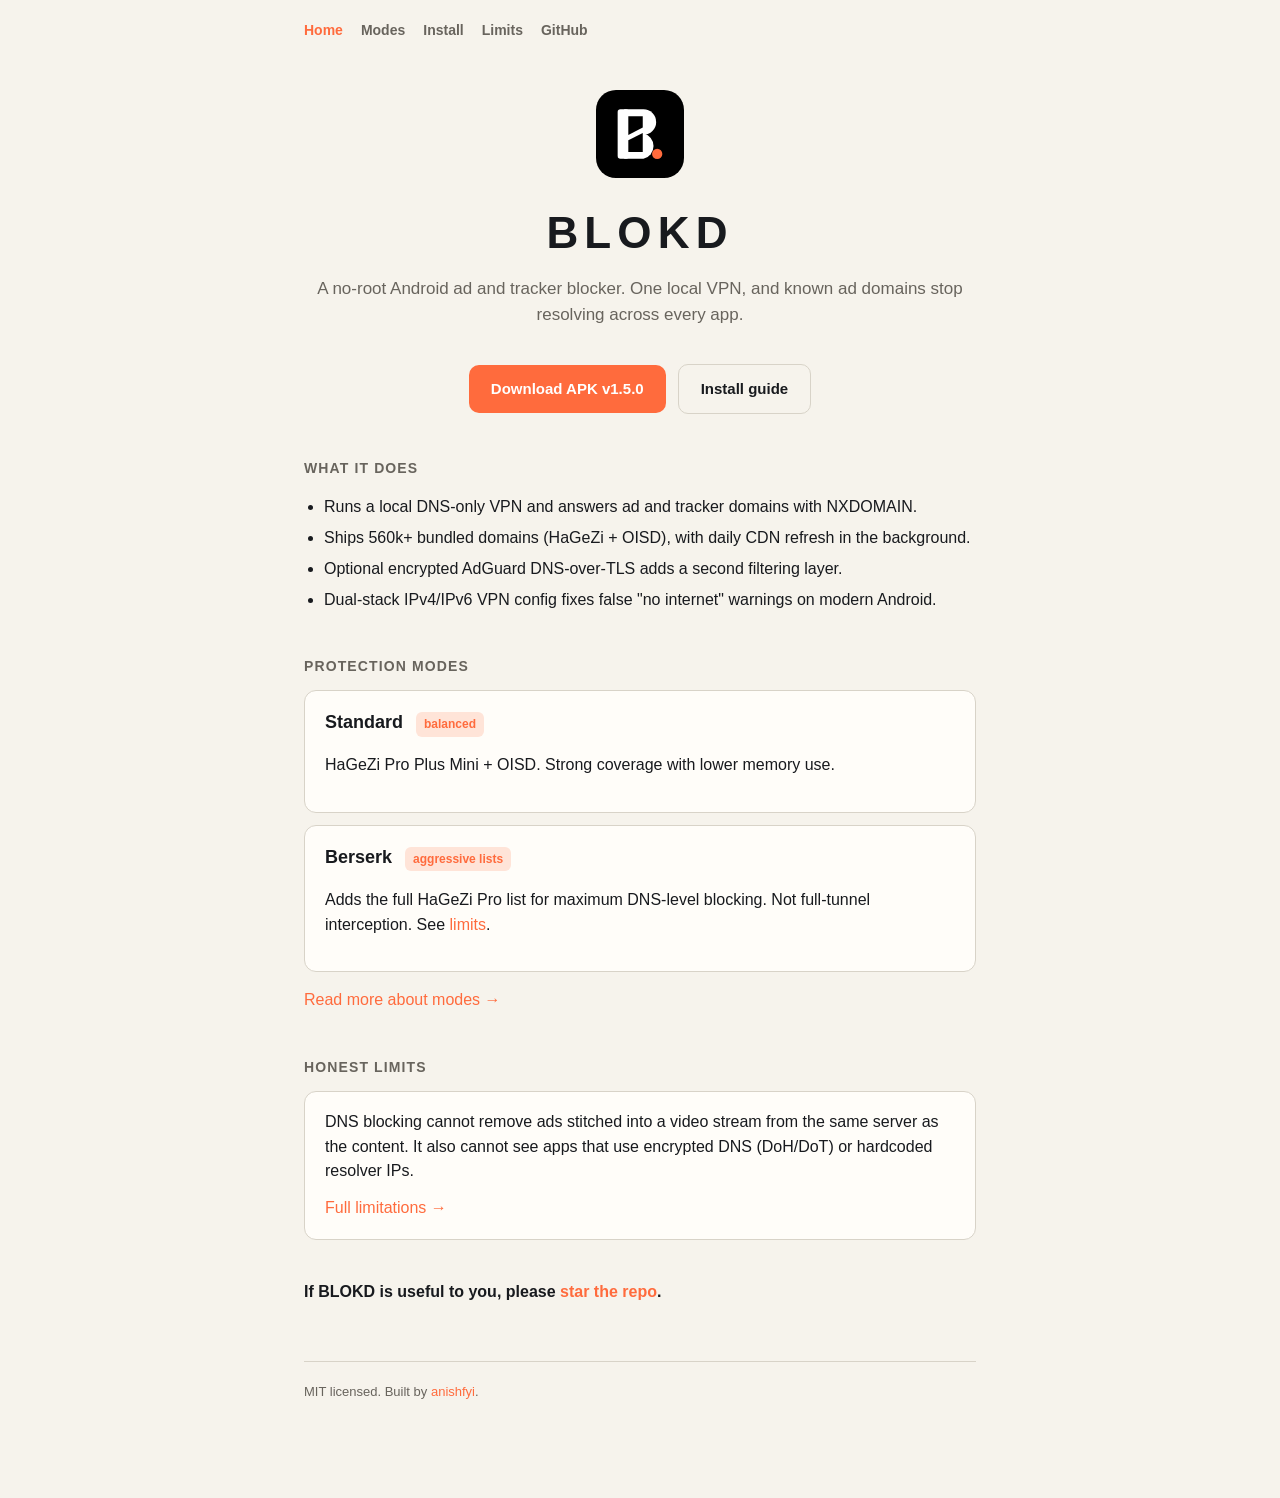
<file: docs/index.html>
<!doctype html>
<html lang="en">
<head>
  <meta charset="utf-8" />
  <meta name="viewport" content="width=device-width, initial-scale=1" />
  <title>BLOKD: no-root ad and tracker blocker</title>
  <meta name="description" content="Free, open-source Android ad and tracker blocker. 560k+ domains, no root, runs on your device." />
  <meta property="og:title" content="BLOKD: no-root ad and tracker blocker" />
  <meta property="og:description" content="Free, open-source Android ad and tracker blocker. 560k+ domains, no root, runs on your device." />
  <meta property="og:image" content="https://anishfyi.github.io/BLOKD/blokd-banner-bw.png" />
  <meta property="og:url" content="https://anishfyi.github.io/BLOKD/" />
  <meta property="og:type" content="website" />
  <meta name="twitter:card" content="summary_large_image" />
  <meta name="twitter:title" content="BLOKD: no-root ad and tracker blocker" />
  <meta name="twitter:description" content="Free, open-source Android ad and tracker blocker. 560k+ domains, no root, runs on your device." />
  <meta name="twitter:image" content="https://anishfyi.github.io/BLOKD/blokd-banner-bw.png" />
  <link rel="icon" type="image/png" href="favicon.png" />
  <link rel="stylesheet" href="site.css" />
</head>
<body>
  <nav>
    <a class="active" href="index.html">Home</a>
    <a href="modes.html">Modes</a>
    <a href="install.html">Install</a>
    <a href="limitations.html">Limits</a>
    <a href="https://github.com/anishfyi/BLOKD">GitHub</a>
  </nav>
  <main>
    <div class="hero">
      <img class="logo" src="logo.svg" alt="BLOKD" width="96" height="96" />
      <h1 class="brand">BLOKD</h1>
      <p class="tag">A no-root Android ad and tracker blocker. One local VPN, and known ad domains stop resolving across every app.</p>
      <div class="hero-actions">
        <a class="btn" href="https://github.com/anishfyi/BLOKD/releases/download/v1.5.0/BLOKD-v1.5.0.apk">Download APK v1.5.0</a>
        <a class="btn secondary" href="install.html">Install guide</a>
      </div>
    </div>

    <h2>What it does</h2>
    <ul>
      <li>Runs a local DNS-only VPN and answers ad and tracker domains with NXDOMAIN.</li>
      <li>Ships 560k+ bundled domains (HaGeZi + OISD), with daily CDN refresh in the background.</li>
      <li>Optional encrypted AdGuard DNS-over-TLS adds a second filtering layer.</li>
      <li>Dual-stack IPv4/IPv6 VPN config fixes false "no internet" warnings on modern Android.</li>
    </ul>

    <h2>Protection modes</h2>
    <div class="card">
      <h3>Standard <span class="badge">balanced</span></h3>
      <p>HaGeZi Pro Plus Mini + OISD. Strong coverage with lower memory use.</p>
    </div>
    <div class="card">
      <h3>Berserk <span class="badge">aggressive lists</span></h3>
      <p>Adds the full HaGeZi Pro list for maximum DNS-level blocking. Not full-tunnel interception. See <a href="limitations.html">limits</a>.</p>
    </div>
    <p style="margin-top:16px;"><a href="modes.html">Read more about modes →</a></p>

    <h2>Honest limits</h2>
    <div class="card">
      DNS blocking cannot remove ads stitched into a video stream from the same server as the content. It also cannot see apps that use encrypted DNS (DoH/DoT) or hardcoded resolver IPs.
      <p style="margin:12px 0 0;"><a href="limitations.html">Full limitations →</a></p>
    </div>

    <p style="margin-top:40px;font-weight:600;">If BLOKD is useful to you, please <a href="https://github.com/anishfyi/BLOKD">star the repo</a>.</p>

    <footer>
      MIT licensed. Built by <a href="https://github.com/anishfyi">anishfyi</a>.
    </footer>
  </main>
</body>
</html>
</file>
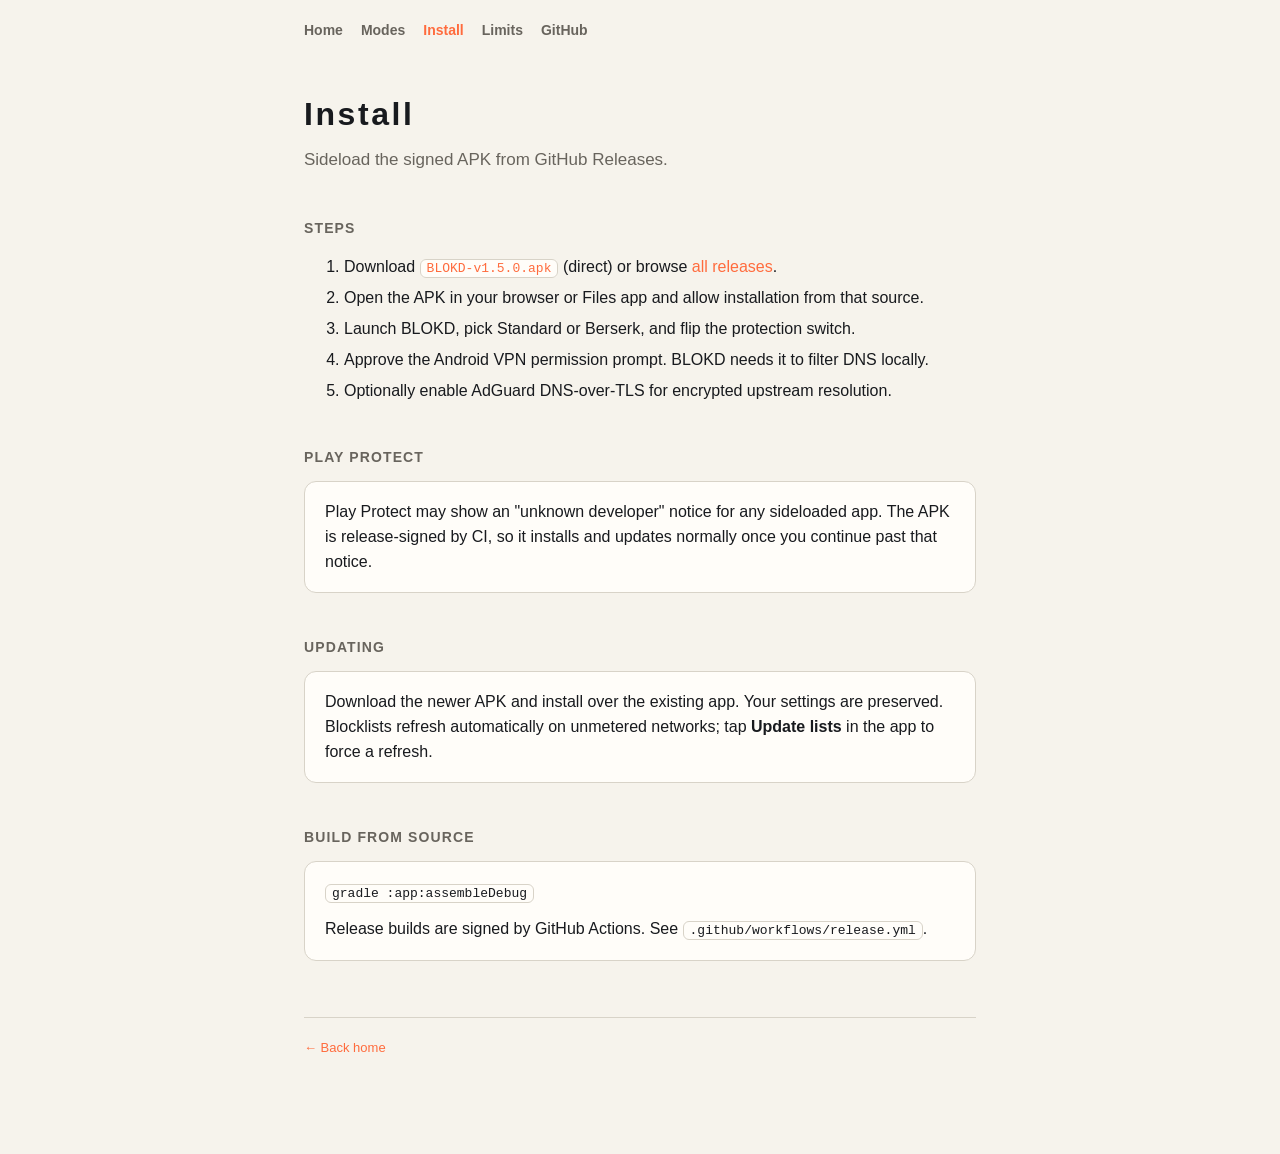
<file: docs/install.html>
<!doctype html>
<html lang="en">
<head>
  <meta charset="utf-8" />
  <meta name="viewport" content="width=device-width, initial-scale=1" />
  <title>BLOKD: Install</title>
  <meta property="og:image" content="https://anishfyi.github.io/BLOKD/blokd-banner-bw.png" />
  <meta name="twitter:card" content="summary_large_image" />
  <meta name="twitter:image" content="https://anishfyi.github.io/BLOKD/blokd-banner-bw.png" />
  <link rel="icon" type="image/png" href="favicon.png" />
  <link rel="stylesheet" href="site.css" />
</head>
<body>
  <nav>
    <a href="index.html">Home</a>
    <a href="modes.html">Modes</a>
    <a class="active" href="install.html">Install</a>
    <a href="limitations.html">Limits</a>
    <a href="https://github.com/anishfyi/BLOKD">GitHub</a>
  </nav>
  <main>
    <h1 class="brand" style="font-size:32px;letter-spacing:0.08em;">Install</h1>
    <p class="tag">Sideload the signed APK from GitHub Releases.</p>

    <h2>Steps</h2>
    <ol>
      <li>Download <a href="https://github.com/anishfyi/BLOKD/releases/download/v1.5.0/BLOKD-v1.5.0.apk"><code>BLOKD-v1.5.0.apk</code></a> (direct) or browse <a href="https://github.com/anishfyi/BLOKD/releases/tag/v1.5.0">all releases</a>.</li>
      <li>Open the APK in your browser or Files app and allow installation from that source.</li>
      <li>Launch BLOKD, pick Standard or Berserk, and flip the protection switch.</li>
      <li>Approve the Android VPN permission prompt. BLOKD needs it to filter DNS locally.</li>
      <li>Optionally enable AdGuard DNS-over-TLS for encrypted upstream resolution.</li>
    </ol>

    <h2>Play Protect</h2>
    <div class="card">
      Play Protect may show an "unknown developer" notice for any sideloaded app. The APK is release-signed by CI, so it installs and updates normally once you continue past that notice.
    </div>

    <h2>Updating</h2>
    <div class="card">
      Download the newer APK and install over the existing app. Your settings are preserved. Blocklists refresh automatically on unmetered networks; tap <b>Update lists</b> in the app to force a refresh.
    </div>

    <h2>Build from source</h2>
    <div class="card">
      <code>gradle :app:assembleDebug</code>
      <p style="margin:12px 0 0;">Release builds are signed by GitHub Actions. See <code>.github/workflows/release.yml</code>.</p>
    </div>

    <footer>
      <a href="index.html">← Back home</a>
    </footer>
  </main>
</body>
</html>
</file>
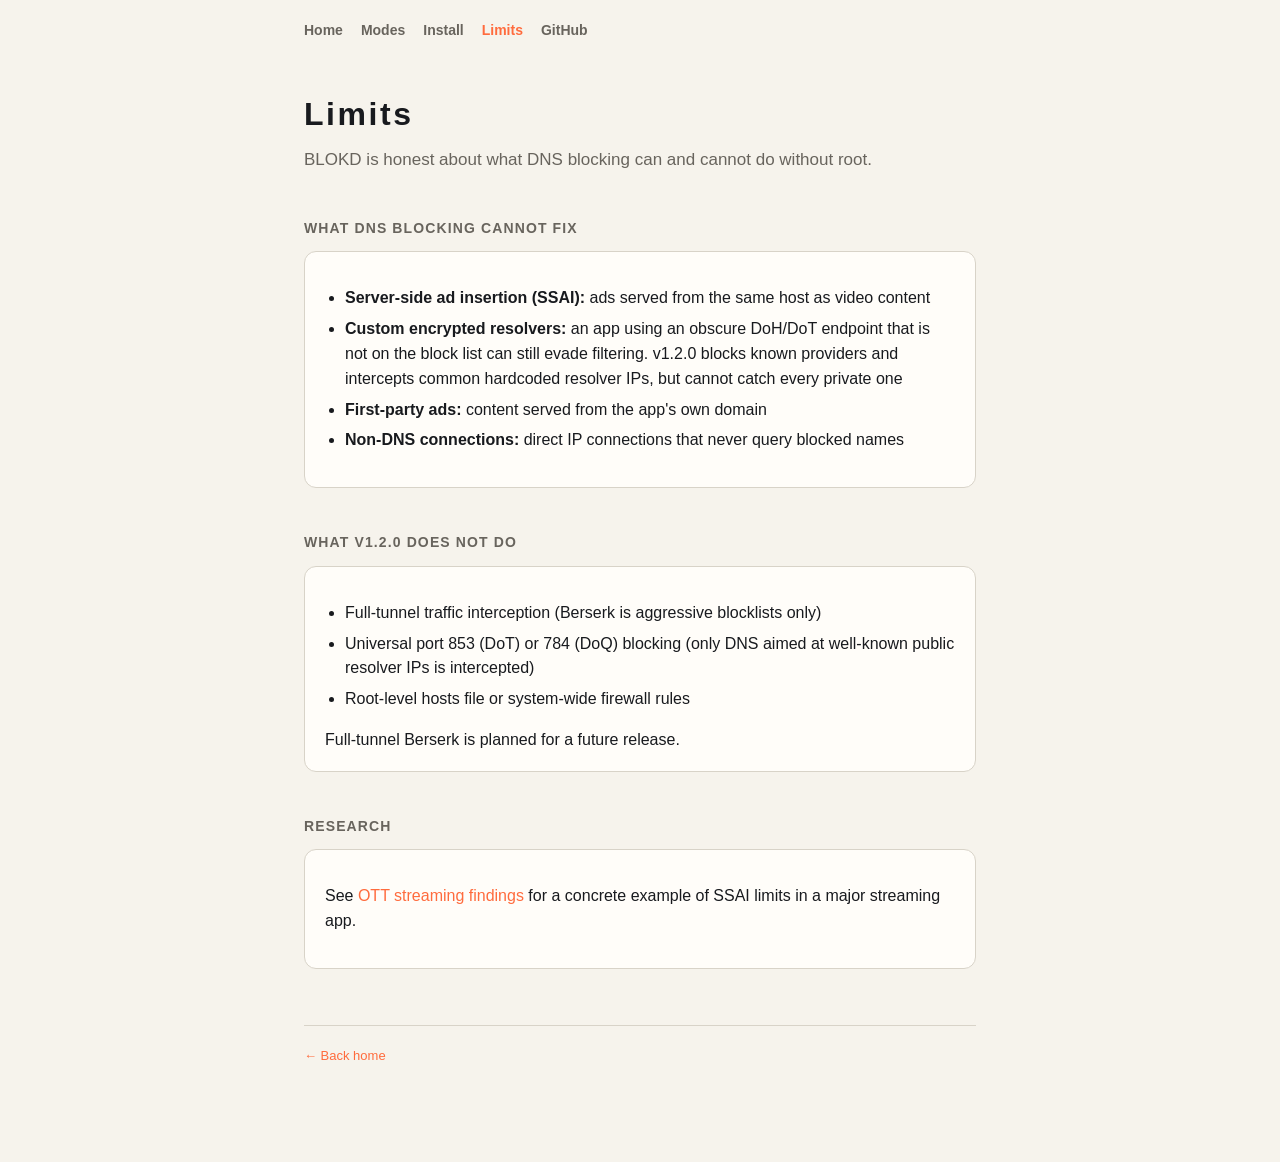
<file: docs/limitations.html>
<!doctype html>
<html lang="en">
<head>
  <meta charset="utf-8" />
  <meta name="viewport" content="width=device-width, initial-scale=1" />
  <title>BLOKD: Limitations</title>
  <meta property="og:image" content="https://anishfyi.github.io/BLOKD/blokd-banner-bw.png" />
  <meta name="twitter:card" content="summary_large_image" />
  <meta name="twitter:image" content="https://anishfyi.github.io/BLOKD/blokd-banner-bw.png" />
  <link rel="icon" type="image/png" href="favicon.png" />
  <link rel="stylesheet" href="site.css" />
</head>
<body>
  <nav>
    <a href="index.html">Home</a>
    <a href="modes.html">Modes</a>
    <a href="install.html">Install</a>
    <a class="active" href="limitations.html">Limits</a>
    <a href="https://github.com/anishfyi/BLOKD">GitHub</a>
  </nav>
  <main>
    <h1 class="brand" style="font-size:32px;letter-spacing:0.08em;">Limits</h1>
    <p class="tag">BLOKD is honest about what DNS blocking can and cannot do without root.</p>

    <h2>What DNS blocking cannot fix</h2>
    <div class="card">
      <ul>
        <li><b>Server-side ad insertion (SSAI):</b> ads served from the same host as video content</li>
        <li><b>Custom encrypted resolvers:</b> an app using an obscure DoH/DoT endpoint that is not on the block list can still evade filtering. v1.2.0 blocks known providers and intercepts common hardcoded resolver IPs, but cannot catch every private one</li>
        <li><b>First-party ads:</b> content served from the app's own domain</li>
        <li><b>Non-DNS connections:</b> direct IP connections that never query blocked names</li>
      </ul>
    </div>

    <h2>What v1.2.0 does not do</h2>
    <div class="card">
      <ul>
        <li>Full-tunnel traffic interception (Berserk is aggressive blocklists only)</li>
        <li>Universal port 853 (DoT) or 784 (DoQ) blocking (only DNS aimed at well-known public resolver IPs is intercepted)</li>
        <li>Root-level hosts file or system-wide firewall rules</li>
      </ul>
      <p style="margin:12px 0 0;">Full-tunnel Berserk is planned for a future release.</p>
    </div>

    <h2>Research</h2>
    <div class="card">
      <p>See <a href="https://github.com/anishfyi/BLOKD/blob/main/docs/ott-sonyliv-findings.md">OTT streaming findings</a> for a concrete example of SSAI limits in a major streaming app.</p>
    </div>

    <footer>
      <a href="index.html">← Back home</a>
    </footer>
  </main>
</body>
</html>
</file>
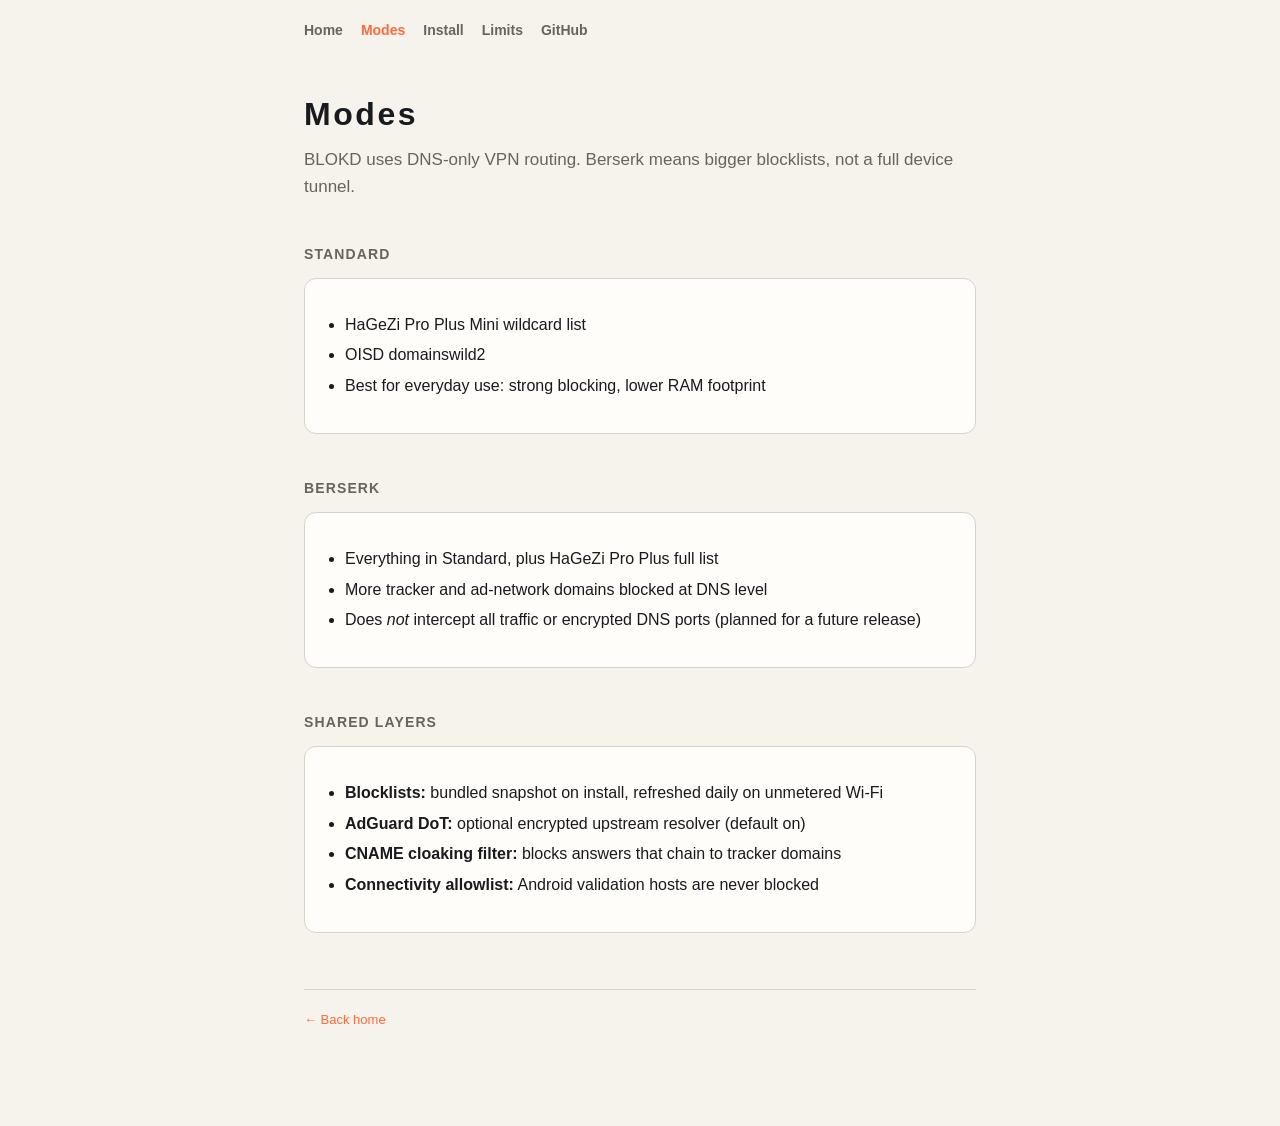
<file: docs/modes.html>
<!doctype html>
<html lang="en">
<head>
  <meta charset="utf-8" />
  <meta name="viewport" content="width=device-width, initial-scale=1" />
  <title>BLOKD: Protection modes</title>
  <meta property="og:image" content="https://anishfyi.github.io/BLOKD/blokd-banner-bw.png" />
  <meta name="twitter:card" content="summary_large_image" />
  <meta name="twitter:image" content="https://anishfyi.github.io/BLOKD/blokd-banner-bw.png" />
  <link rel="icon" type="image/png" href="favicon.png" />
  <link rel="stylesheet" href="site.css" />
</head>
<body>
  <nav>
    <a href="index.html">Home</a>
    <a class="active" href="modes.html">Modes</a>
    <a href="install.html">Install</a>
    <a href="limitations.html">Limits</a>
    <a href="https://github.com/anishfyi/BLOKD">GitHub</a>
  </nav>
  <main>
    <h1 class="brand" style="font-size:32px;letter-spacing:0.08em;">Modes</h1>
    <p class="tag">BLOKD uses DNS-only VPN routing. Berserk means bigger blocklists, not a full device tunnel.</p>

    <h2>Standard</h2>
    <div class="card">
      <ul>
        <li>HaGeZi Pro Plus Mini wildcard list</li>
        <li>OISD domainswild2</li>
        <li>Best for everyday use: strong blocking, lower RAM footprint</li>
      </ul>
    </div>

    <h2>Berserk</h2>
    <div class="card">
      <ul>
        <li>Everything in Standard, plus HaGeZi Pro Plus full list</li>
        <li>More tracker and ad-network domains blocked at DNS level</li>
        <li>Does <em>not</em> intercept all traffic or encrypted DNS ports (planned for a future release)</li>
      </ul>
    </div>

    <h2>Shared layers</h2>
    <div class="card">
      <ul>
        <li><b>Blocklists:</b> bundled snapshot on install, refreshed daily on unmetered Wi-Fi</li>
        <li><b>AdGuard DoT:</b> optional encrypted upstream resolver (default on)</li>
        <li><b>CNAME cloaking filter:</b> blocks answers that chain to tracker domains</li>
        <li><b>Connectivity allowlist:</b> Android validation hosts are never blocked</li>
      </ul>
    </div>

    <footer>
      <a href="index.html">← Back home</a>
    </footer>
  </main>
</body>
</html>
</file>
<file: docs/site.css>
:root {
  --bg: #f6f3ec;
  --fg: #181a1e;
  --muted: #68645d;
  --card: #fffdf9;
  --border: #d8d3c8;
  --accent: #ff6b3d;
  --accent-fg: #ffffff;
  --accent-soft: #ffe4d8;
}
@media (prefers-color-scheme: dark) {
  :root {
    --bg: #101114;
    --fg: #f4f1ea;
    --muted: #bdb8af;
    --card: #1a1c20;
    --border: #3b3d42;
    --accent: #ff895f;
    --accent-fg: #3d1003;
    --accent-soft: #5a1d0a;
  }
}
* { box-sizing: border-box; }
html, body { margin: 0; padding: 0; }
body {
  background: var(--bg);
  color: var(--fg);
  font-family: -apple-system, BlinkMacSystemFont, "Segoe UI", Roboto, Helvetica, Arial, sans-serif;
  line-height: 1.55;
  -webkit-font-smoothing: antialiased;
}
a { color: var(--accent); text-decoration: none; }
a:hover { text-decoration: underline; }
nav {
  max-width: 720px;
  margin: 0 auto;
  padding: 20px 24px 0;
  display: flex;
  gap: 18px;
  flex-wrap: wrap;
  font-size: 14px;
  font-weight: 600;
}
nav a { color: var(--muted); }
nav a.active { color: var(--accent); }
main {
  max-width: 720px;
  margin: 0 auto;
  padding: 48px 24px 96px;
}
.brand {
  font-weight: 800;
  letter-spacing: 0.14em;
  font-size: 44px;
  margin: 0 0 8px;
}
.tag { color: var(--muted); font-size: 17px; margin: 0 0 36px; }
.hero { text-align: center; margin-bottom: 8px; }
.logo { width: 88px; height: 88px; margin-bottom: 14px; }
.hero-actions {
  display: flex;
  flex-wrap: wrap;
  gap: 12px;
  justify-content: center;
  align-items: center;
  margin-top: 4px;
}
.btn {
  display: inline-block;
  background: var(--accent);
  color: var(--accent-fg);
  text-decoration: none;
  font-weight: 700;
  padding: 12px 22px;
  border-radius: 10px;
  font-size: 15px;
}
.btn.secondary {
  background: transparent;
  color: var(--fg);
  border: 1px solid var(--border);
}
h2 {
  font-size: 14px;
  text-transform: uppercase;
  letter-spacing: 0.08em;
  color: var(--muted);
  margin: 44px 0 12px;
}
.card {
  background: var(--card);
  border: 1px solid var(--border);
  border-radius: 12px;
  padding: 18px 20px;
  margin-top: 12px;
}
.card h3 { margin: 0 0 8px; font-size: 18px; }
ul { padding-left: 20px; }
li { margin: 6px 0; }
code {
  background: var(--card);
  border: 1px solid var(--border);
  border-radius: 6px;
  padding: 1px 6px;
  font-size: 13px;
}
.badge {
  display: inline-block;
  background: var(--accent-soft);
  color: var(--accent);
  font-size: 12px;
  font-weight: 700;
  padding: 3px 8px;
  border-radius: 6px;
  margin-left: 8px;
}
footer {
  margin-top: 56px;
  color: var(--muted);
  font-size: 13px;
  border-top: 1px solid var(--border);
  padding-top: 20px;
}
</file>
